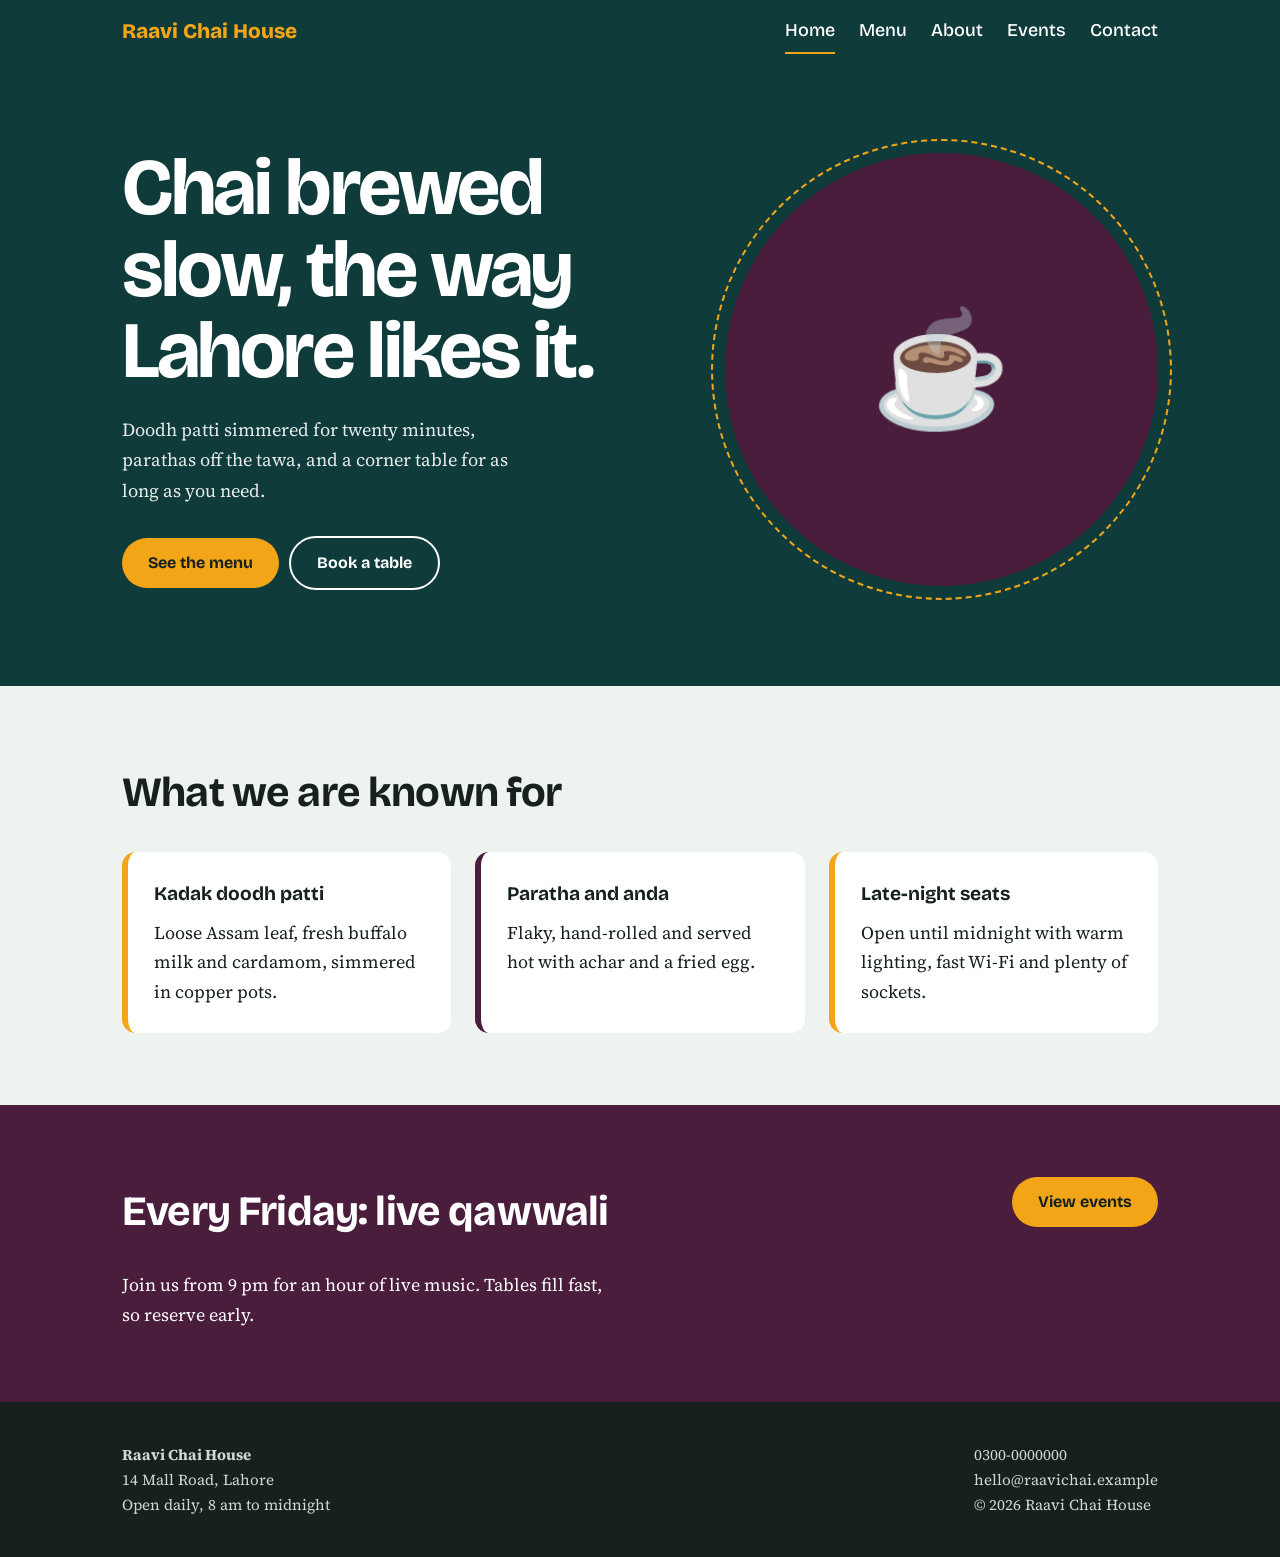
<file: index.html>
<!DOCTYPE html><html lang="en"><head><meta charset="utf-8"><meta name="viewport" content="width=device-width,initial-scale=1">
<title>Home | Raavi Chai House</title><meta name="description" content="Slow-brewed chai, fresh parathas and late-night conversation on Mall Road, Lahore.">
<link rel="preconnect" href="https://fonts.googleapis.com"><link href="https://fonts.googleapis.com/css2?family=Bricolage+Grotesque:wght@500;700;800&family=Source+Serif+4:wght@400;600&display=swap" rel="stylesheet">
<link rel="stylesheet" href="css/style.css"><meta property="og:title" content="Home | Raavi Chai House">
<meta property="og:description" content="Slow-brewed chai, fresh parathas and late-night conversation on Mall Road, Lahore.">
<link rel="canonical" href="https://awaisfatehali.github.io/Autopost_test/">
</head><body>
<header><div class="wrap"><a class="logo" href="index.html">Raavi Chai House</a>
<button id="toggle" aria-expanded="false" aria-controls="nav">Menu</button>
<nav id="nav"><a href="index.html">Home</a><a href="menu.html">Menu</a><a href="about.html">About</a><a href="events.html">Events</a><a href="contact.html">Contact</a></nav></div></header>
<main>
<section class="hero"><div class="wrap"><div><h1>Chai brewed slow, the way Lahore likes it.</h1>
<p>Doodh patti simmered for twenty minutes, parathas off the tawa, and a corner table for as long as you need.</p>
<a class="btn" href="menu.html">See the menu</a><a class="btn alt" href="contact.html">Book a table</a></div>
<div class="cup" role="img" aria-label="Cup of chai">&#9749;</div></div></section>
<section><div class="wrap"><h2>What we are known for</h2><div class="grid">
<div class="card"><h3>Kadak doodh patti</h3><p>Loose Assam leaf, fresh buffalo milk and cardamom, simmered in copper pots.</p></div>
<div class="card"><h3>Paratha and anda</h3><p>Flaky, hand-rolled and served hot with achar and a fried egg.</p></div>
<div class="card"><h3>Late-night seats</h3><p>Open until midnight with warm lighting, fast Wi-Fi and plenty of sockets.</p></div></div></div></section>
<section class="band"><div class="wrap split"><div><h2>Every Friday: live qawwali</h2><p>Join us from 9 pm for an hour of live music. Tables fill fast, so reserve early.</p></div>
<div style="text-align:right"><a class="btn" href="events.html">View events</a></div></div></section>
</main>
<footer><div class="wrap"><div><b>Raavi Chai House</b><br>14 Mall Road, Lahore<br>Open daily, 8 am to midnight</div><div>0300-0000000<br>hello@raavichai.example<br>&copy; <span id="year"></span> Raavi Chai House</div></div></footer>
<script src="js/main.js"></script></body></html>
</file>
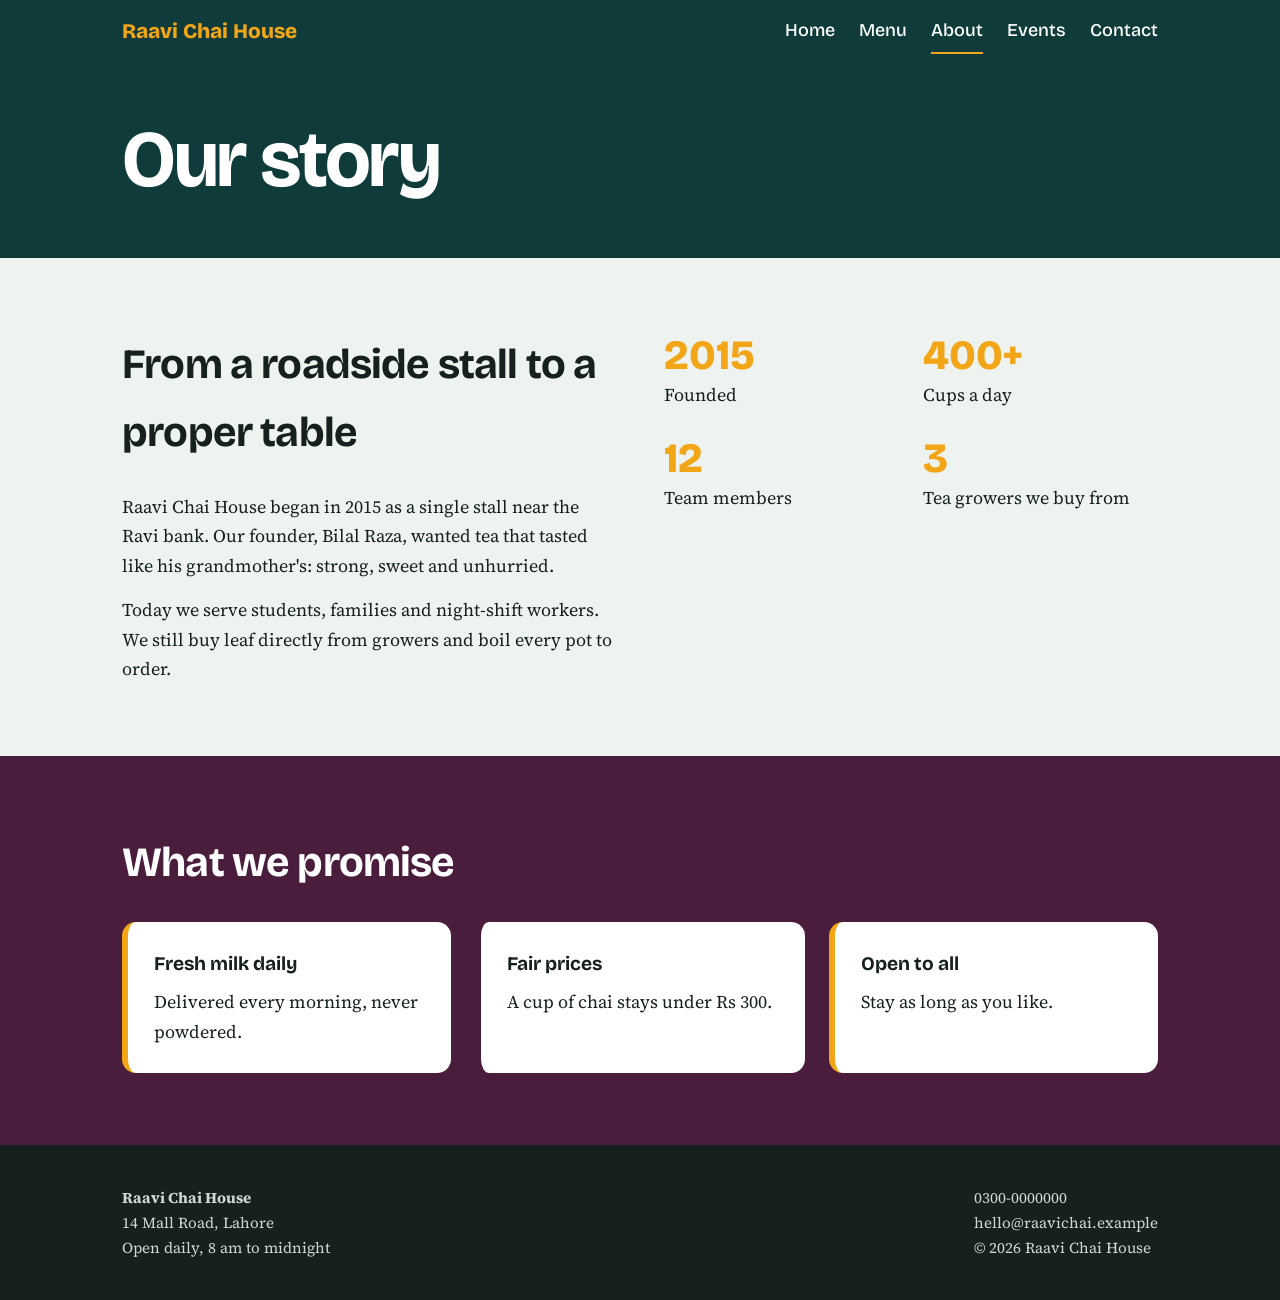
<file: about.html>
<!DOCTYPE html><html lang="en"><head><meta charset="utf-8"><meta name="viewport" content="width=device-width,initial-scale=1">
<title>About | Raavi Chai House</title><meta name="description" content="The story behind Raavi Chai House in Lahore. About | Raavi Chai House Raavi Chai House Menu Home Menu About Events Contact Our story From a roadside stall to">
<link rel="preconnect" href="https://fonts.googleapis.com"><link href="https://fonts.googleapis.com/css2?family=Bricolage+Grotesque:wght@500;700;800&family=Source+Serif+4:wght@400;600&display=swap" rel="stylesheet">
<link rel="stylesheet" href="css/style.css"><meta property="og:title" content="About | Raavi Chai House">
<meta property="og:description" content="The story behind Raavi Chai House in Lahore. About | Raavi Chai House Raavi Chai House Menu Home Menu About Events Contact Our story From a roadside stall to">
<link rel="canonical" href="https://awaisfatehali.github.io/Autopost_test/about.html">
</head><body>
<header><div class="wrap"><a class="logo" href="index.html">Raavi Chai House</a>
<button id="toggle" aria-expanded="false" aria-controls="nav">Menu</button>
<nav id="nav"><a href="index.html">Home</a><a href="menu.html">Menu</a><a href="about.html">About</a><a href="events.html">Events</a><a href="contact.html">Contact</a></nav></div></header>
<main>
<div class="page-title"><div class="wrap"><h1>Our story</h1></div></div>
<section><div class="wrap split"><div><h2>From a roadside stall to a proper table</h2>
<p>Raavi Chai House began in 2015 as a single stall near the Ravi bank. Our founder, Bilal Raza, wanted tea that tasted like his grandmother's: strong, sweet and unhurried.</p>
<p style="margin-top:14px">Today we serve students, families and night-shift workers. We still buy leaf directly from growers and boil every pot to order.</p></div>
<div class="grid" style="grid-template-columns:1fr 1fr"><div><div class="stat">2015</div>Founded</div><div><div class="stat">400+</div>Cups a day</div><div><div class="stat">12</div>Team members</div><div><div class="stat">3</div>Tea growers we buy from</div></div></div></section>
<section class="band"><div class="wrap"><h2>What we promise</h2><div class="grid">
<div class="card" style="color:var(--ink)"><h3>Fresh milk daily</h3><p>Delivered every morning, never powdered.</p></div>
<div class="card" style="color:var(--ink)"><h3>Fair prices</h3><p>A cup of chai stays under Rs 300.</p></div>
<div class="card" style="color:var(--ink)"><h3>Open to all</h3><p>Stay as long as you like.</p></div></div></div></section>
</main>
<footer><div class="wrap"><div><b>Raavi Chai House</b><br>14 Mall Road, Lahore<br>Open daily, 8 am to midnight</div><div>0300-0000000<br>hello@raavichai.example<br>&copy; <span id="year"></span> Raavi Chai House</div></div></footer>
<script src="js/main.js"></script></body></html>
</file>
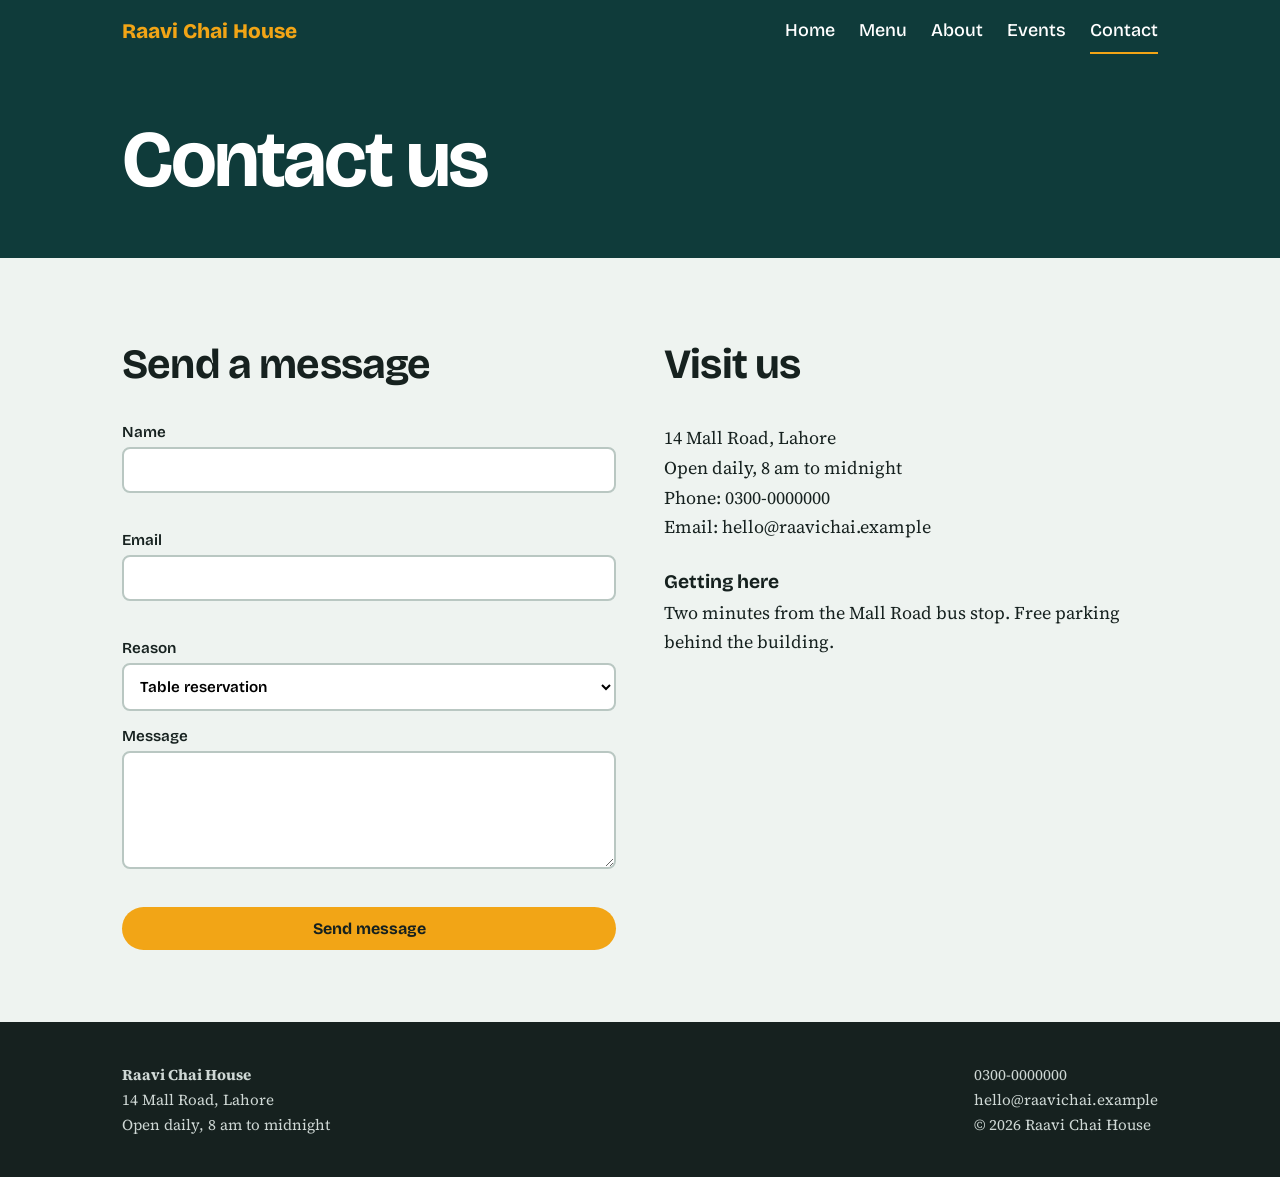
<file: contact.html>
<!DOCTYPE html><html lang="en"><head><meta charset="utf-8"><meta name="viewport" content="width=device-width,initial-scale=1">
<title>Contact | Raavi Chai House</title><meta name="description" content="Find Raavi Chai House or send us a message. Contact | Raavi Chai House Raavi Chai House Menu Home Menu About Events Contact Contact us Send a message Name">
<link rel="preconnect" href="https://fonts.googleapis.com"><link href="https://fonts.googleapis.com/css2?family=Bricolage+Grotesque:wght@500;700;800&family=Source+Serif+4:wght@400;600&display=swap" rel="stylesheet">
<link rel="stylesheet" href="css/style.css"><meta property="og:title" content="Contact | Raavi Chai House">
<meta property="og:description" content="Find Raavi Chai House or send us a message. Contact | Raavi Chai House Raavi Chai House Menu Home Menu About Events Contact Contact us Send a message Name">
<link rel="canonical" href="https://awaisfatehali.github.io/Autopost_test/contact.html">
</head><body>
<header><div class="wrap"><a class="logo" href="index.html">Raavi Chai House</a>
<button id="toggle" aria-expanded="false" aria-controls="nav">Menu</button>
<nav id="nav"><a href="index.html">Home</a><a href="menu.html">Menu</a><a href="about.html">About</a><a href="events.html">Events</a><a href="contact.html">Contact</a></nav></div></header>
<main>
<div class="page-title"><div class="wrap"><h1>Contact us</h1></div></div>
<section><div class="wrap split"><div>
<h2>Send a message</h2>
<form id="contact-form" novalidate>
<label>Name<input name="name" autocomplete="name"><span class="err" data-for="name"></span></label>
<label>Email<input name="email" type="email" autocomplete="email"><span class="err" data-for="email"></span></label>
<label>Reason<select name="reason"><option>Table reservation</option><option>Event booking</option><option>Feedback</option></select></label>
<label>Message<textarea name="message" rows="5"></textarea><span class="err" data-for="message"></span></label>
<button class="btn" type="submit">Send message</button></form>
<div class="ok" id="sent" role="status"></div></div>
<div><h2>Visit us</h2><p>14 Mall Road, Lahore<br>Open daily, 8 am to midnight<br>Phone: 0300-0000000<br>Email: hello@raavichai.example</p>
<h3 style="margin-top:24px">Getting here</h3><p>Two minutes from the Mall Road bus stop. Free parking behind the building.</p></div></div></section>
</main>
<footer><div class="wrap"><div><b>Raavi Chai House</b><br>14 Mall Road, Lahore<br>Open daily, 8 am to midnight</div><div>0300-0000000<br>hello@raavichai.example<br>&copy; <span id="year"></span> Raavi Chai House</div></div></footer>
<script src="js/main.js"></script></body></html>
</file>
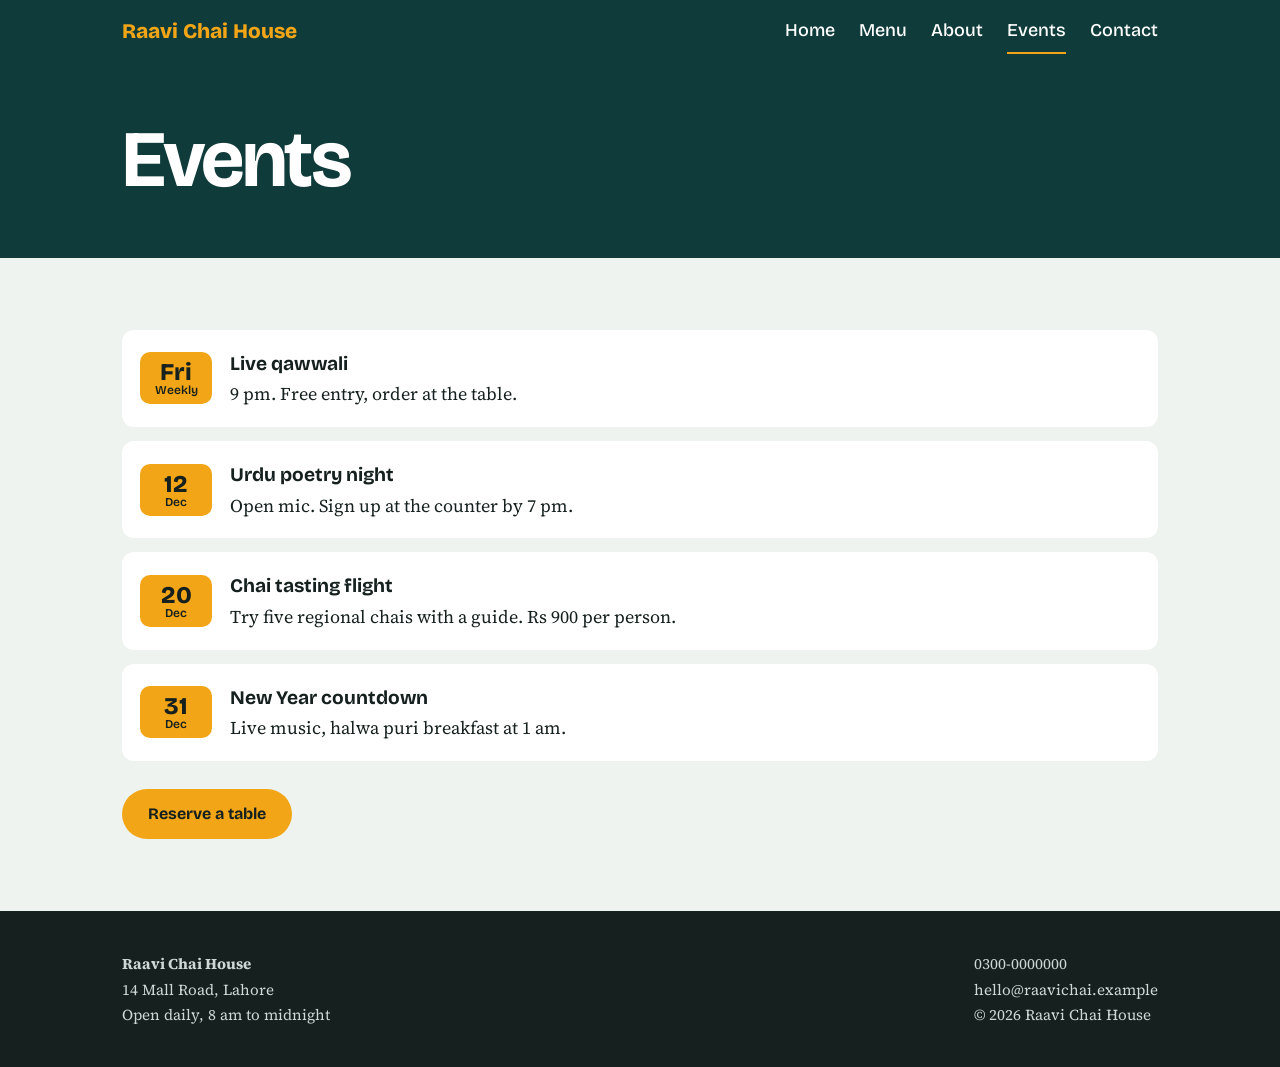
<file: events.html>
<!DOCTYPE html><html lang="en"><head><meta charset="utf-8"><meta name="viewport" content="width=device-width,initial-scale=1">
<title>Events | Raavi Chai House</title><meta name="description" content="Live music, poetry nights and tasting sessions at Raavi Chai House.">
<link rel="preconnect" href="https://fonts.googleapis.com"><link href="https://fonts.googleapis.com/css2?family=Bricolage+Grotesque:wght@500;700;800&family=Source+Serif+4:wght@400;600&display=swap" rel="stylesheet">
<link rel="stylesheet" href="css/style.css"><meta property="og:title" content="Events | Raavi Chai House">
<meta property="og:description" content="Live music, poetry nights and tasting sessions at Raavi Chai House.">
<link rel="canonical" href="https://awaisfatehali.github.io/Autopost_test/events.html">
</head><body>
<header><div class="wrap"><a class="logo" href="index.html">Raavi Chai House</a>
<button id="toggle" aria-expanded="false" aria-controls="nav">Menu</button>
<nav id="nav"><a href="index.html">Home</a><a href="menu.html">Menu</a><a href="about.html">About</a><a href="events.html">Events</a><a href="contact.html">Contact</a></nav></div></header>
<main>
<div class="page-title"><div class="wrap"><h1>Events</h1></div></div>
<section><div class="wrap">
<div class="event"><div class="date">Fri<small>Weekly</small></div><div><h3>Live qawwali</h3><p>9 pm. Free entry, order at the table.</p></div></div>
<div class="event"><div class="date">12<small>Dec</small></div><div><h3>Urdu poetry night</h3><p>Open mic. Sign up at the counter by 7 pm.</p></div></div>
<div class="event"><div class="date">20<small>Dec</small></div><div><h3>Chai tasting flight</h3><p>Try five regional chais with a guide. Rs 900 per person.</p></div></div>
<div class="event"><div class="date">31<small>Dec</small></div><div><h3>New Year countdown</h3><p>Live music, halwa puri breakfast at 1 am.</p></div></div>
<p style="margin-top:28px"><a class="btn" href="contact.html">Reserve a table</a></p></div></section>
</main>
<footer><div class="wrap"><div><b>Raavi Chai House</b><br>14 Mall Road, Lahore<br>Open daily, 8 am to midnight</div><div>0300-0000000<br>hello@raavichai.example<br>&copy; <span id="year"></span> Raavi Chai House</div></div></footer>
<script src="js/main.js"></script></body></html>
</file>
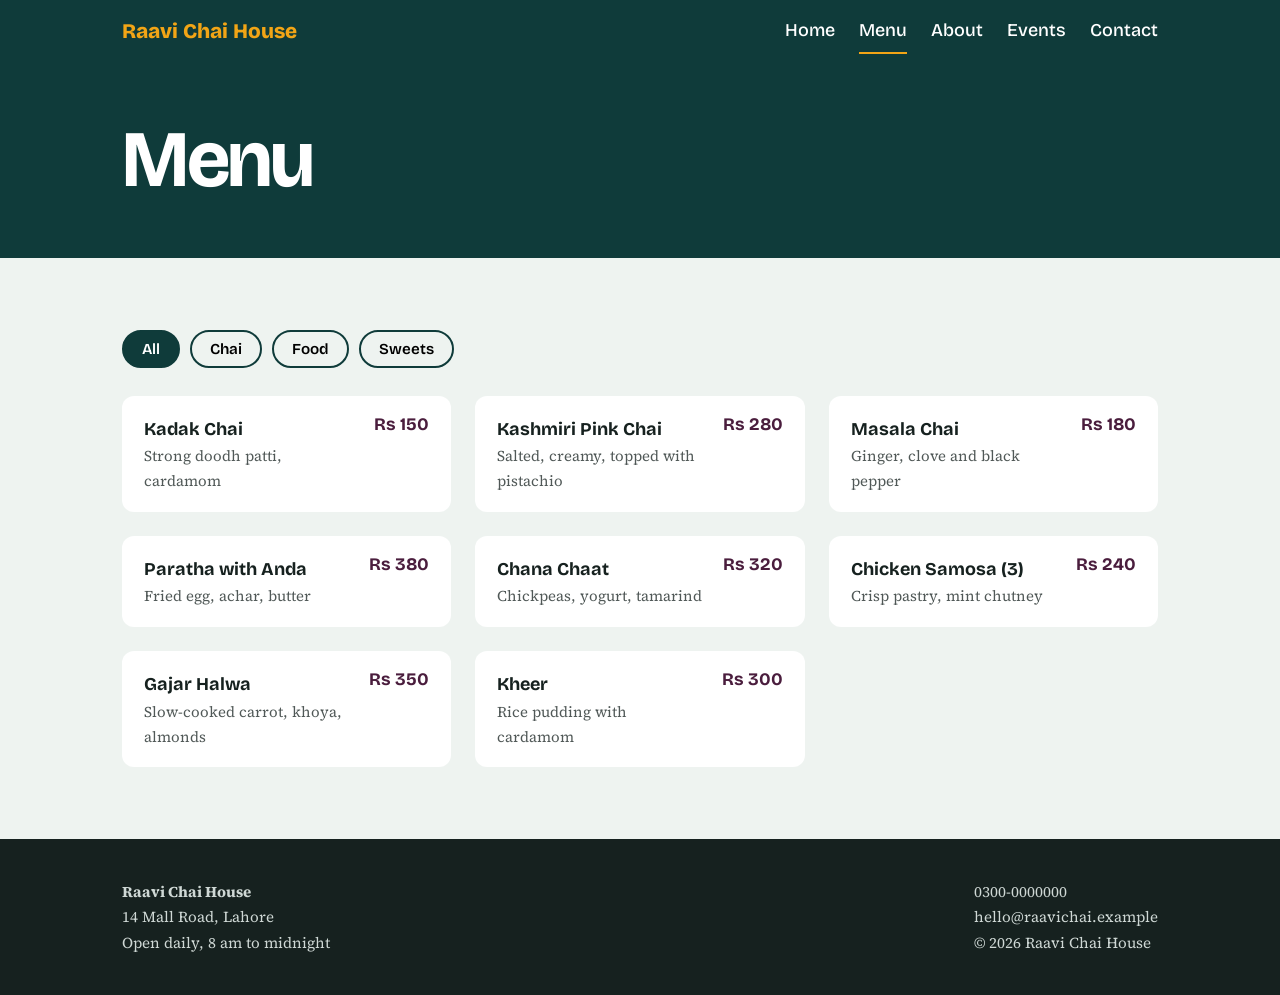
<file: menu.html>
<!DOCTYPE html><html lang="en"><head><meta charset="utf-8"><meta name="viewport" content="width=device-width,initial-scale=1">
<title>Menu | Raavi Chai House</title><meta name="description" content="Chai, snacks, breakfast and desserts at Raavi Chai House.">
<link rel="preconnect" href="https://fonts.googleapis.com"><link href="https://fonts.googleapis.com/css2?family=Bricolage+Grotesque:wght@500;700;800&family=Source+Serif+4:wght@400;600&display=swap" rel="stylesheet">
<link rel="stylesheet" href="css/style.css"><meta property="og:title" content="Menu | Raavi Chai House">
<meta property="og:description" content="Chai, snacks, breakfast and desserts at Raavi Chai House.">
<link rel="canonical" href="https://awaisfatehali.github.io/Autopost_test/menu.html">
</head><body>
<header><div class="wrap"><a class="logo" href="index.html">Raavi Chai House</a>
<button id="toggle" aria-expanded="false" aria-controls="nav">Menu</button>
<nav id="nav"><a href="index.html">Home</a><a href="menu.html">Menu</a><a href="about.html">About</a><a href="events.html">Events</a><a href="contact.html">Contact</a></nav></div></header>
<main>
<div class="page-title"><div class="wrap"><h1>Menu</h1></div></div>
<section><div class="wrap"><div class="filters" role="group" aria-label="Filter menu">
<button class="on" data-cat="all">All</button><button data-cat="chai">Chai</button><button data-cat="food">Food</button><button data-cat="sweet">Sweets</button></div>
<div class="grid" style="grid-template-columns:repeat(auto-fit,minmax(320px,1fr))">
<div class="item" data-cat="chai"><div><b>Kadak Chai</b><small>Strong doodh patti, cardamom</small></div><span class="price">Rs 150</span></div>
<div class="item" data-cat="chai"><div><b>Kashmiri Pink Chai</b><small>Salted, creamy, topped with pistachio</small></div><span class="price">Rs 280</span></div>
<div class="item" data-cat="chai"><div><b>Masala Chai</b><small>Ginger, clove and black pepper</small></div><span class="price">Rs 180</span></div>
<div class="item" data-cat="food"><div><b>Paratha with Anda</b><small>Fried egg, achar, butter</small></div><span class="price">Rs 380</span></div>
<div class="item" data-cat="food"><div><b>Chana Chaat</b><small>Chickpeas, yogurt, tamarind</small></div><span class="price">Rs 320</span></div>
<div class="item" data-cat="food"><div><b>Chicken Samosa (3)</b><small>Crisp pastry, mint chutney</small></div><span class="price">Rs 240</span></div>
<div class="item" data-cat="sweet"><div><b>Gajar Halwa</b><small>Slow-cooked carrot, khoya, almonds</small></div><span class="price">Rs 350</span></div>
<div class="item" data-cat="sweet"><div><b>Kheer</b><small>Rice pudding with cardamom</small></div><span class="price">Rs 300</span></div>
</div></div></section>
</main>
<footer><div class="wrap"><div><b>Raavi Chai House</b><br>14 Mall Road, Lahore<br>Open daily, 8 am to midnight</div><div>0300-0000000<br>hello@raavichai.example<br>&copy; <span id="year"></span> Raavi Chai House</div></div></footer>
<script src="js/main.js"></script></body></html>
</file>
<file: css/style.css>
:root{--teal:#0f3b3a;--saffron:#f2a516;--plum:#4a1d3d;--mint:#eef3f0;--ink:#16211f;--white:#fff}
*{box-sizing:border-box;margin:0}
body{font:18px/1.65 'Source Serif 4',Georgia,serif;color:var(--ink);background:var(--mint)}
h1,h2,h3,.logo,.btn,nav a{font-family:'Bricolage Grotesque',system-ui,sans-serif}
h1{font-size:clamp(2.4rem,7vw,5rem);line-height:1.02;letter-spacing:-.03em}
h2{font-size:clamp(1.8rem,4vw,2.6rem);letter-spacing:-.02em;margin-bottom:.6em}
h3{font-size:1.2rem}
a{color:inherit}
:focus-visible{outline:3px solid var(--saffron);outline-offset:3px}
.wrap{max-width:1080px;margin:0 auto;padding:0 22px}
header{background:var(--teal);color:var(--white);position:sticky;top:0;z-index:5}
header .wrap{display:flex;align-items:center;justify-content:space-between;height:64px}
.logo{font-weight:800;font-size:1.3rem;text-decoration:none;color:var(--saffron)}
nav{display:flex;gap:24px}
nav a{text-decoration:none;font-weight:500;padding:6px 0;border-bottom:2px solid transparent}
nav a:hover,nav a.active{border-color:var(--saffron)}
#toggle{display:none;background:none;border:2px solid var(--saffron);color:var(--saffron);padding:4px 12px;border-radius:6px;font-size:1rem;cursor:pointer}
.hero{background:var(--teal);color:var(--white);padding:84px 0 96px;overflow:hidden}
.hero .wrap{display:grid;grid-template-columns:1.3fr 1fr;gap:40px;align-items:center}
.hero p{max-width:46ch;margin:22px 0 30px;font-size:1.15rem;opacity:.9}
.cup{aspect-ratio:1;border-radius:50%;background:var(--plum);display:grid;place-items:center;font-size:7rem;position:relative}
.cup::after{content:"";position:absolute;inset:-14px;border-radius:50%;border:2px dashed var(--saffron);animation:spin 40s linear infinite}
@keyframes spin{to{transform:rotate(360deg)}}
.btn{display:inline-block;background:var(--saffron);color:var(--ink);padding:12px 26px;border-radius:999px;font-weight:700;text-decoration:none;border:0;cursor:pointer;font-size:1rem}
.btn:hover{background:#ffc04d}
.btn.alt{background:none;color:var(--white);border:2px solid var(--white);margin-left:10px}
section{padding:72px 0}
.grid{display:grid;grid-template-columns:repeat(auto-fit,minmax(240px,1fr));gap:24px}
.card{background:var(--white);padding:26px;border-radius:14px;border-left:6px solid var(--saffron)}
.card:nth-child(2n){border-color:var(--plum)}
.card p{margin-top:8px}
.band{background:var(--plum);color:var(--white)}
.page-title{background:var(--teal);color:var(--white);padding:56px 0}
.filters{display:flex;gap:10px;flex-wrap:wrap;margin-bottom:28px}
.filters button{font:600 .95rem 'Bricolage Grotesque',sans-serif;padding:8px 18px;border-radius:999px;border:2px solid var(--teal);background:none;cursor:pointer}
.filters button.on{background:var(--teal);color:var(--white)}
.item{display:flex;justify-content:space-between;gap:16px;background:var(--white);padding:18px 22px;border-radius:12px}
.item[hidden]{display:none}
.item b{font-family:'Bricolage Grotesque',sans-serif}
.item small{display:block;opacity:.75}
.price{font:700 1.1rem 'Bricolage Grotesque',sans-serif;color:var(--plum);white-space:nowrap}
.split{display:grid;grid-template-columns:1fr 1fr;gap:48px;align-items:start}
.stat{font:800 2.6rem 'Bricolage Grotesque',sans-serif;color:var(--saffron)}
form{display:grid;gap:16px}
label{font:600 .95rem 'Bricolage Grotesque',sans-serif;display:grid;gap:6px}
input,select,textarea{font:inherit;padding:12px;border:2px solid #b9c7c2;border-radius:8px;background:var(--white)}
.err{color:#b3261e;font-size:.9rem;min-height:1.1em}
.ok{background:var(--teal);color:var(--white);padding:18px;border-radius:10px;display:none}
.event{display:flex;gap:18px;align-items:center;background:var(--white);padding:18px;border-radius:12px;margin-bottom:14px}
.date{background:var(--saffron);border-radius:10px;padding:8px 14px;text-align:center;font:800 1.5rem/1 'Bricolage Grotesque',sans-serif;min-width:72px}
.date small{display:block;font-size:.75rem;font-weight:600}
footer{background:var(--ink);color:#cfd8d5;padding:40px 0;font-size:.95rem}
footer .wrap{display:flex;justify-content:space-between;flex-wrap:wrap;gap:16px}
@media(max-width:760px){
#toggle{display:block}
nav{display:none;position:absolute;top:64px;left:0;right:0;background:var(--teal);flex-direction:column;padding:18px 22px;gap:14px}
nav.open{display:flex}
.hero .wrap,.split{grid-template-columns:1fr}
.cup{max-width:260px}
}
@media(prefers-reduced-motion:reduce){.cup::after{animation:none}}
</file>
